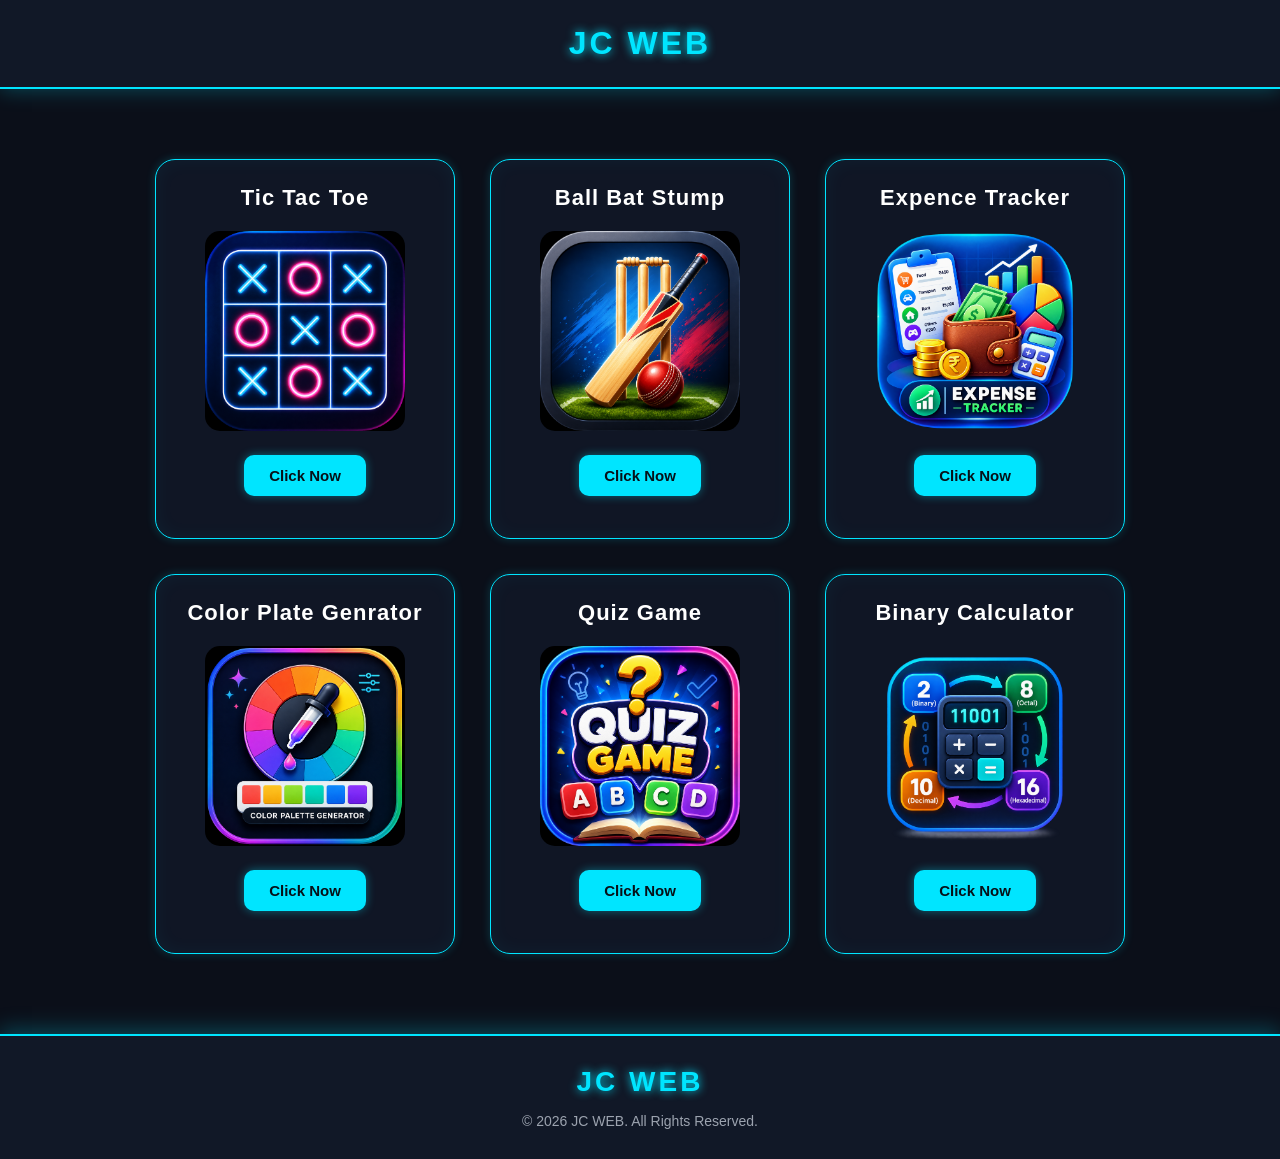
<file: index.html>
<!DOCTYPE html>
<html lang="en">
<head>
  <meta charset="UTF-8">
  <meta name="viewport" content="width=device-width, initial-scale=1.0">
  <title>JC Web </title>
  <link rel="stylesheet" href="css/style.css">
</head>
<body>
  <div class="first">
    <h2>JC WEB</h2>
  </div>

  <div class="cont">
     <div class="games">
      <div class="game1">
        <h5>Tic Tac Toe</h5>
        <img src="img/tic-tac-toe.png" alt="tic-tac-toe"><br>
        <button><a href="tic tac toe/index.html">Click Now</a></button>
      </div>
       <div class="game1">
        <h5>Ball Bat Stump</h5>
        <img src="img/ball-bat-stump.png" alt="ball-bat-stump"><br>
        <button><a href="ball-bat-stump/imp2.html">Click Now</a></button>
      </div>
      <div class="game1">
        <h5>Expence Tracker</h5>
        <img src="img/expen.png" alt="expence-tracker"><br>
        <button><a href="expence tracker/index.html">Click Now</a></button>
      </div>
      <div class="game1">
        <h5>Color Plate Genrator</h5>
        <img src="img/color.png" alt="color-plate-genrator"><br>
        <button><a href="color_plate_genrater/index.html">Click Now</a></button>
      </div>
       <div class="game1">
        <h5>Quiz Game</h5>
        <img src="img/quiz.png" alt="quiz"><br>
        <button><a href="quiz game/index.html">Click Now</a></button>
      </div>
       <div class="game1">
        <h5>Binary Calculator</h5>
        <img src="img/binary.png" alt="binary"><br>
        <button><a href="binary calculator/index.html">Click Now</a></button>
      </div>
    </div>
  </div>
  
<footer class="footer">
    <div class="footer-content">
        <h2>JC WEB</h2>
        <p class="copyright">
            © 2026 JC WEB. All Rights Reserved.
        </p>
    </div>
</footer>


</body>
</html>
</file>
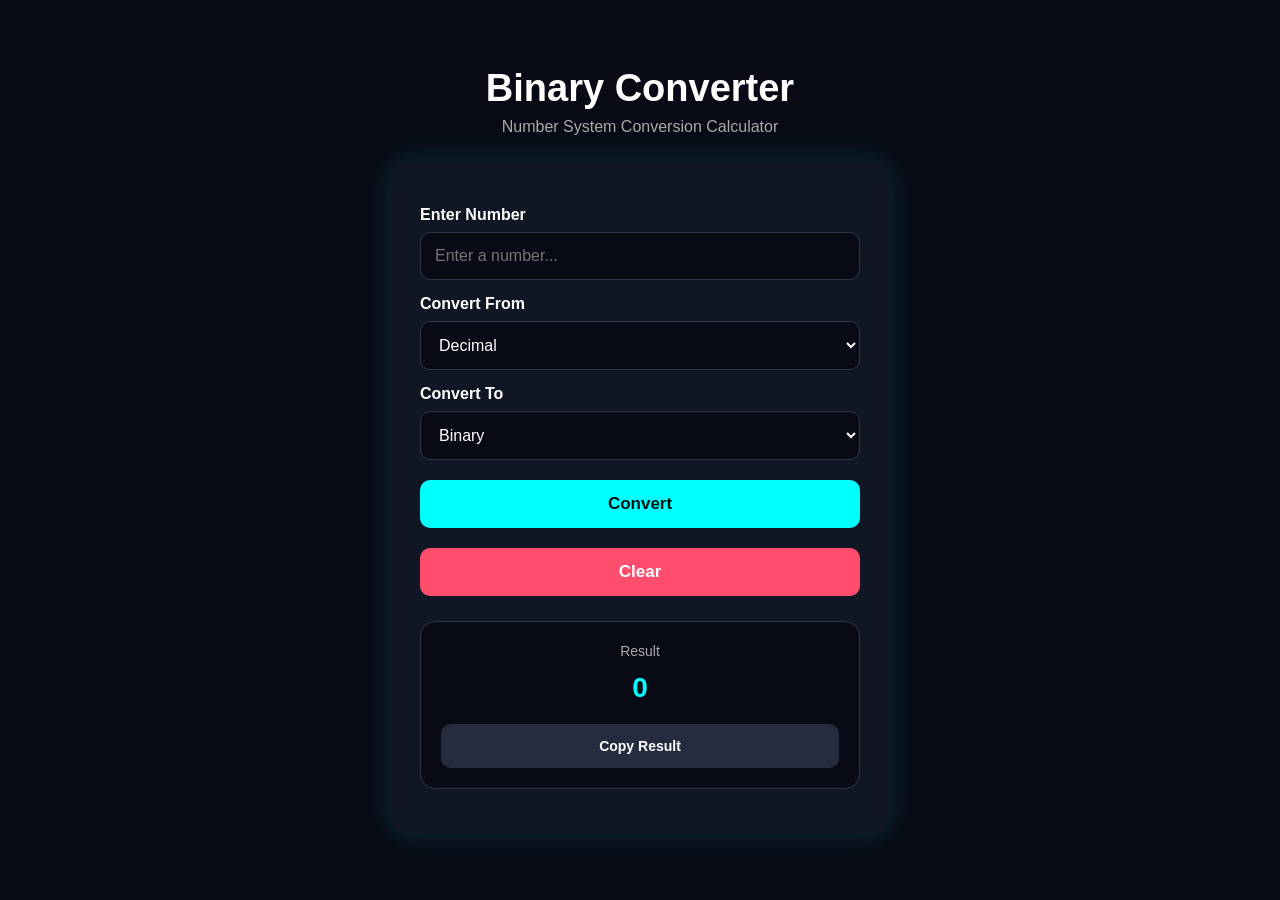
<file: binary calculator/index.html>
<!DOCTYPE html>
<html lang="en">
<head>
    <meta charset="UTF-8">
    <meta name="viewport" content="width=device-width, initial-scale=1.0">

    <title>Binary Converter Calculator</title>

    <link rel="stylesheet" href="style.css">
</head>

<body>

    <div class="container">

        <h1>Binary Converter</h1>
        <p class="subtitle">Number System Conversion Calculator</p>

        <div class="calculator">

            <label for="number">Enter Number</label>

            <input
                type="text"
                id="number"
                placeholder="Enter a number..."
            >

            <label for="fromBase">Convert From</label>

            <select id="fromBase">
                <option value="10">Decimal</option>
                <option value="2">Binary</option>
                <option value="8">Octal</option>
                <option value="16">Hexadecimal</option>
            </select>

            <label for="toBase">Convert To</label>

            <select id="toBase">
                <option value="2">Binary</option>
                <option value="10">Decimal</option>
                <option value="8">Octal</option>
                <option value="16">Hexadecimal</option>
            </select>

            <button onclick="convertNumber()">
                Convert
            </button>

            <button class="clear-btn" onclick="clearAll()">
                Clear
            </button>

            <div class="result-box">
                <span>Result</span>

                <div id="result">
                    0
                </div>

                <button class="copy-btn" onclick="copyResult()">
                    Copy Result
                </button>
            </div>

            <p id="error"></p>

        </div>

    </div>

    <script src="script.js"></script>

</body>
</html>
</file>
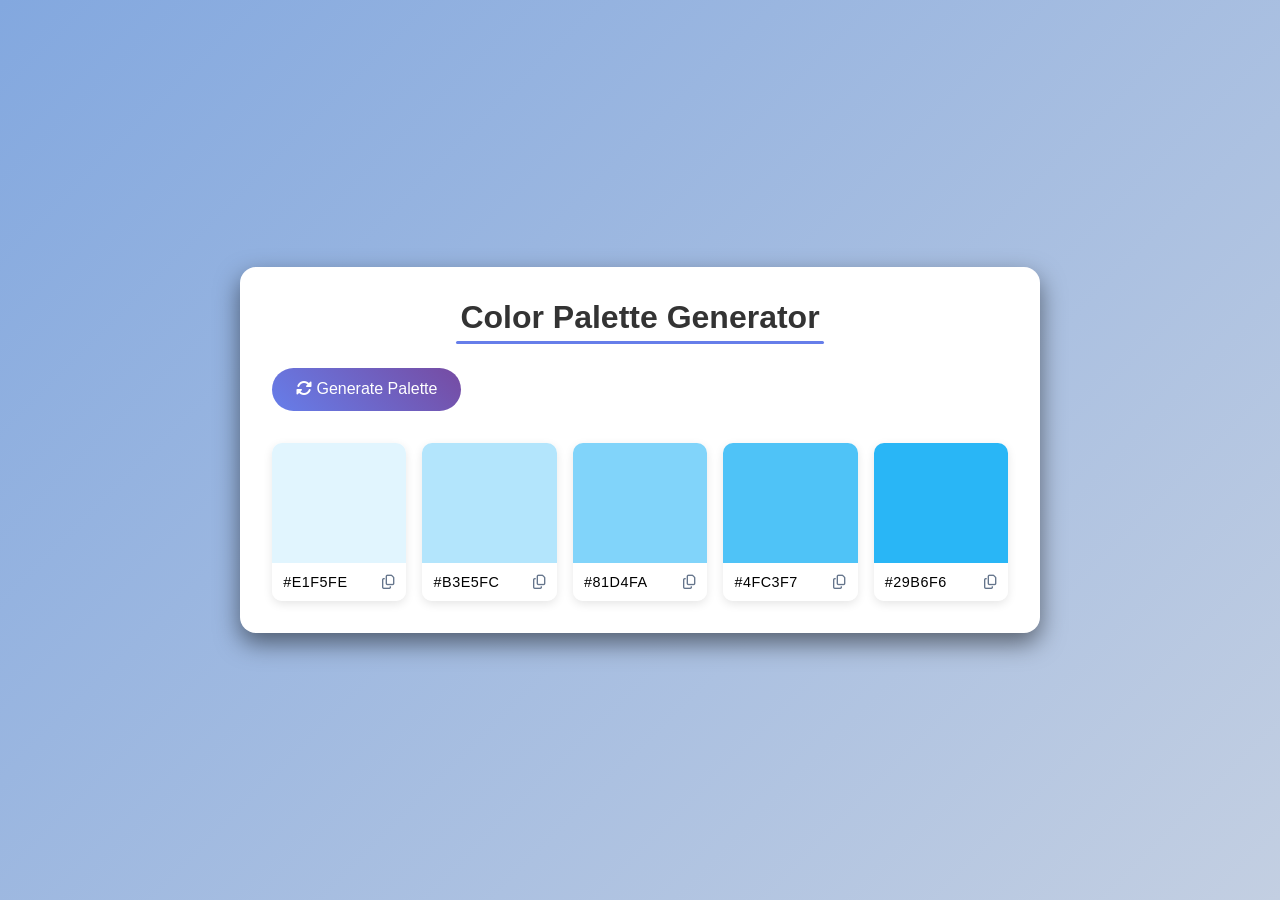
<file: color_plate_genrater/index.html>
<!DOCTYPE html>
<html lang="en">
<head>
  <meta charset="UTF-8">
  <meta name="viewport" content="width=device-width, initial-scale=1.0">
  <title>Color Palette Generator</title>
 <link
      rel="stylesheet"
      href="https://cdnjs.cloudflare.com/ajax/libs/font-awesome/6.7.2/css/all.min.css"
      integrity="sha512-Evv84Mr4kqVGRNSgIGL/F/aIDqQb7xQ2vcrdIwxfjThSH8CSR7PBEakCr51Ck+w+/U6swU2Im1vVX0SVk9ABhg=="
      crossorigin="anonymous"
      referrerpolicy="no-referrer"
    />
  <link rel="stylesheet" href="style.css">
</head>
<body>
  <div class="container">
    <h1>Color Palette Generator</h1>
    <button id="generate-btn">
     <i class="fas fa-sync-alt"></i>
      Generate Palette
    </button>
    <div class="palette-container">
       <!-- COLOR BOX 1 -->
        <div class="color-box">
          <div class="color" style="background-color: #e1f5fe"></div>
          <div class="color-info">
            <span class="hex-value">#E1F5FE</span>
            <i class="far fa-copy copy-btn" title="Copy to clipboard"></i>
          </div>
        </div>
        <!-- COLOR BOX 2 -->
        <div class="color-box">
          <div class="color" style="background-color: #b3e5fc"></div>
          <div class="color-info">
            <span class="hex-value">#B3E5FC</span>
            <i class="far fa-copy copy-btn" title="Copy to clipboard"></i>
          </div>
        </div>
        <!-- COLOR BOX 3 -->
        <div class="color-box">
          <div class="color" style="background-color: #81d4fa"></div>
          <div class="color-info">
            <span class="hex-value">#81D4FA</span>
            <i class="far fa-copy copy-btn" title="Copy to clipboard"></i>
          </div>
        </div>
        <!-- COLOR BOX 4 -->
        <div class="color-box">
          <div class="color" style="background-color: #4fc3f7"></div>
          <div class="color-info">
            <span class="hex-value">#4FC3F7</span>
            <i class="far fa-copy copy-btn" title="Copy to clipboard"></i>
          </div>
        </div>
        <!-- COLOR BOX 5 -->
        <div class="color-box">
          <div class="color" style="background-color: #29b6f6"></div>
          <div class="color-info">
            <span class="hex-value">#29B6F6</span>
            <i class="far fa-copy copy-btn" title="Copy to clipboard"></i>
          </div>
        </div>
    </div>

  </div>
  <script src="script.js"></script>
</body>
</html>
</file>
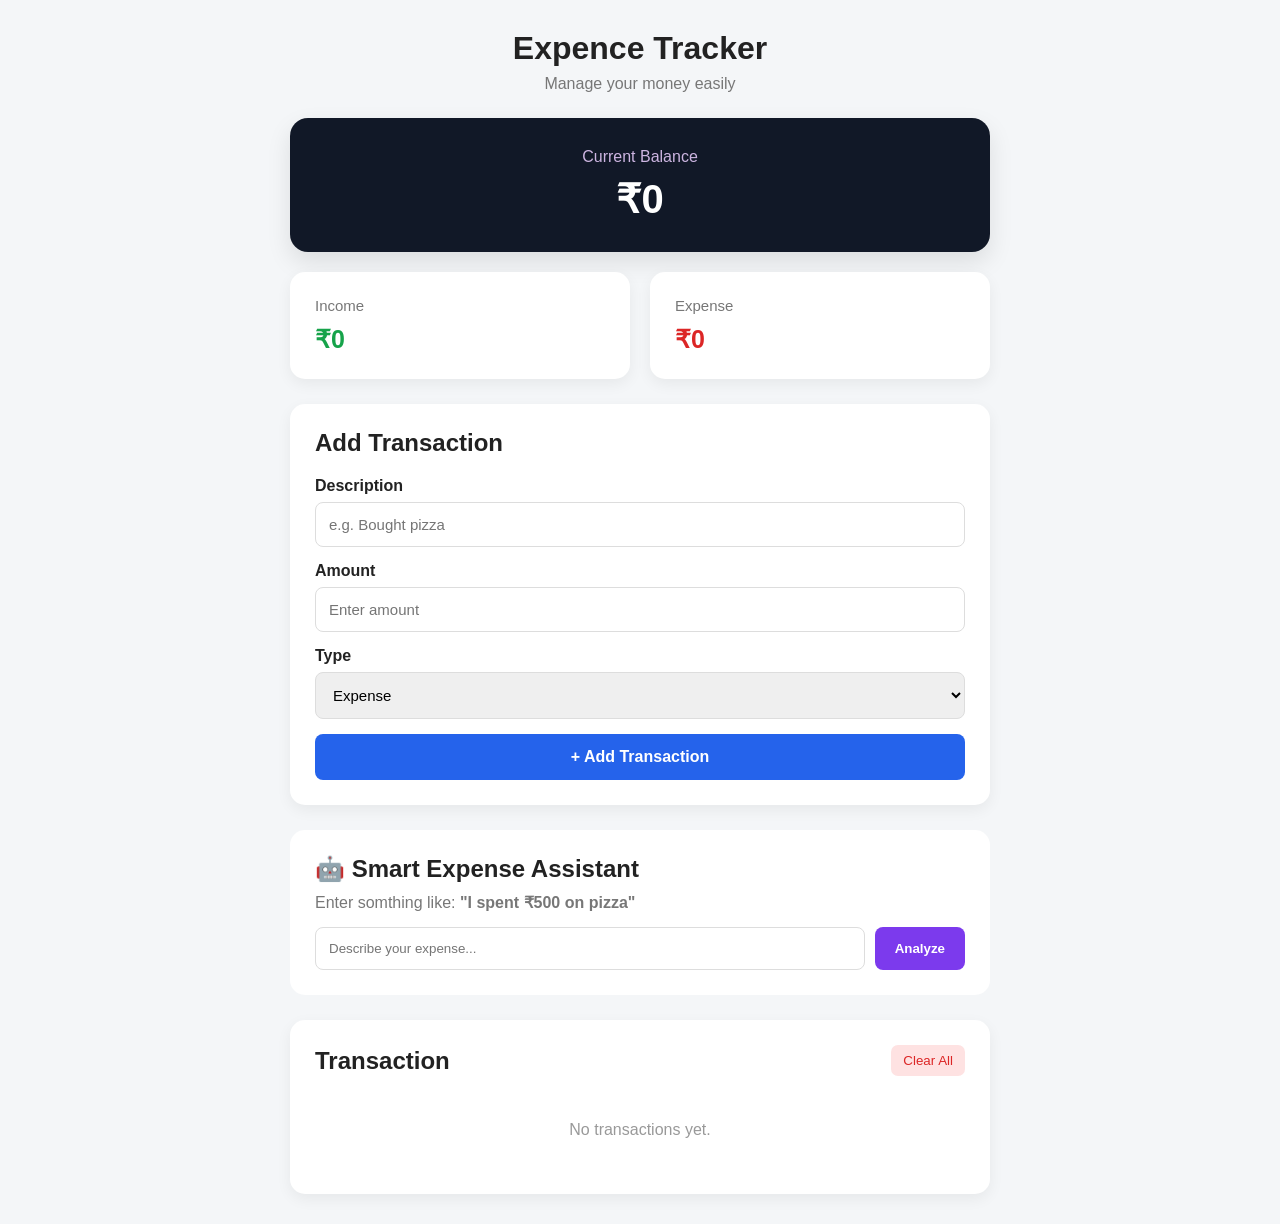
<file: expence tracker/index.html>
<!doctype html>
<html lang="en">
  <head>
    <meta charset="UTF-8" />
    <meta name="viewport" content="width=device-width, initial-scale=1.0" />
    <title>Expence Tracker</title>
    <link rel="stylesheet" href="style.css">
  </head>
  <body>
    <div class="container">

      <!-- header -->
       <header>
        <h1>Expence Tracker</h1>
        <p>Manage your money easily</p>
       </header>

       <!-- Balance -->
        <section class="balance-card">
          <p>Current Balance</p>
          <h2 id="balance">₹0</h2>
        </section>

        <!-- Income & Expense -->
         <section class="summary">
          <div class="summary-card income">
            <span>Income</span>
            <h2 id="income">₹0</h2>
          </div>
          <div class="summary-card expense">
            <span>Expense</span>
            <h2 id="expense">₹0</h2>
          </div>
         </section>

          <!-- Add Transaction -->
           <section class="form-section">
            <h2>Add Transaction</h2>
            <form id="transactionForm">
              <div class="input-group">
                <label>Description</label>

                <input type="text" id="description" placeholder="e.g. Bought pizza" required>
              </div>
              <div class="input-group">
                <label>Amount</label>
                <input type="number" id="amount" placeholder="Enter amount" min="1" required>
              </div>
              <div class="input-group">
                <label>Type</label>
                <select id="type">
                  <option value="expense">Expense</option>
                  <option value="income">Income</option>
                </select>
              </div>
               <button type="submit">
                    + Add Transaction
                </button>
            </form>
           </section>
           

         <!-- AI Assistant -->
          
         <section class="ai-section">
          <h2>🤖 Smart Expense Assistant</h2>
          <p>
            Enter somthing like:
            <b>"I spent ₹500 on pizza"</b>
          </p>
          <div class="ai-input">
            <input type="text" id="aiInput" placeholder="Describe your expense...">
            <button id="analyzeBtn">Analyze</button>
          </div>
          <div id="aiResult"></div>
         </section>

         <!-- Transactions -->

         <section class="transactions">
          <div class="transaction-header">
            <h2>Transaction</h2>
            <button class="clear-btn" id="clearAll">Clear All</button>
          </div>
           <ul id="transactionList">

                <!-- Transactions will appear here -->

            </ul>
         </section>
    </div>
    <script src="script.js"></script>
  </body>
</html>
</file>
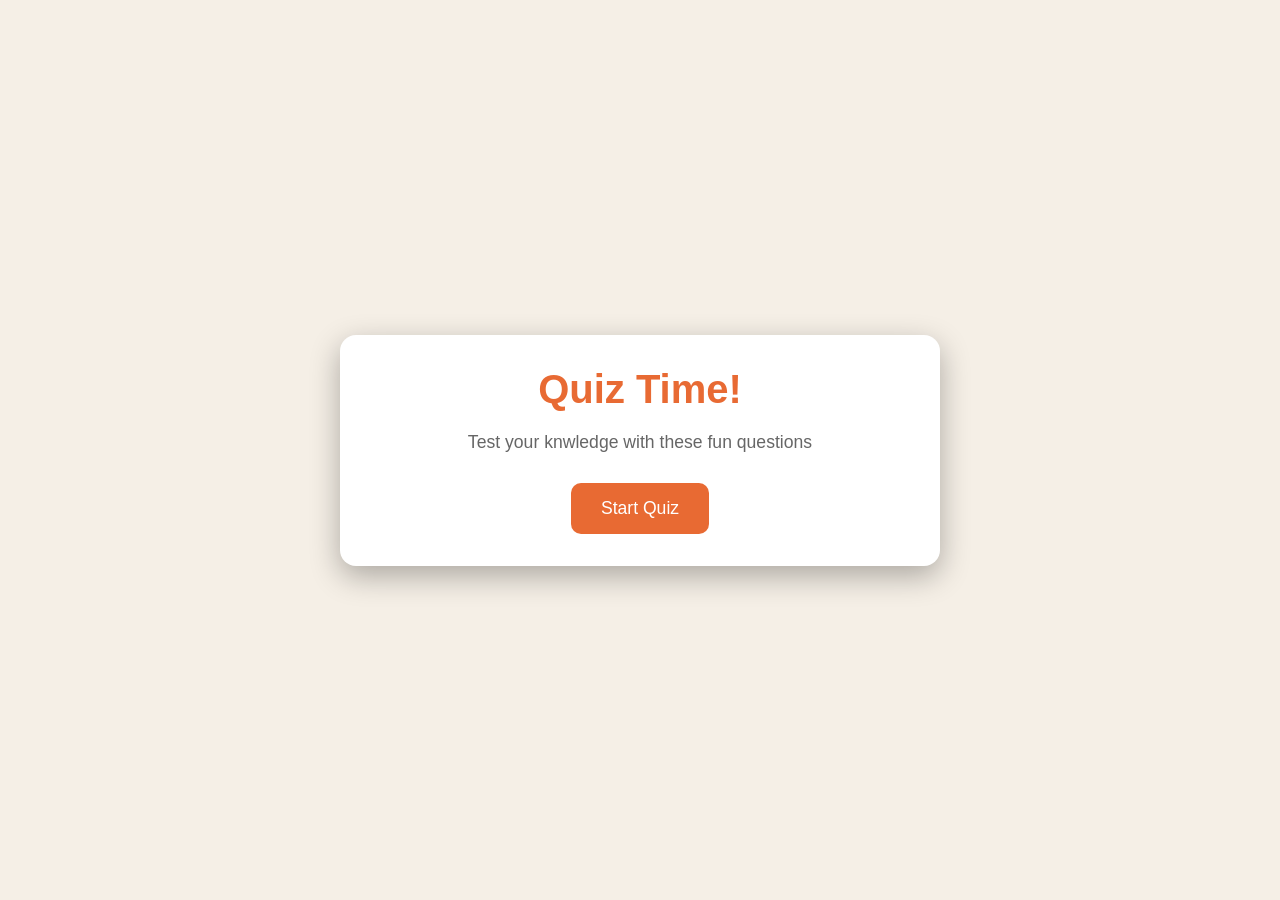
<file: quiz game/index.html>
<!DOCTYPE html>
<html lang="en">
<head>
  <meta charset="UTF-8">
  <meta name="viewport" content="width=device-width, initial-scale=1.0">
  <title>Quiz Game</title>
  <link rel="stylesheet" href="style.css">
</head>
<body>
  <div class="container">
    <div class="screen active" id="start-screen">
      <h1>Quiz Time!</h1>
      <p>Test your knwledge with these fun questions</p>
      <button id="start-btn">Start Quiz</button>
    </div>
    <div class="screen" id="quiz-screen">
      <div class="quiz-header">
        <h2 id="question-text">Question goes here</h2>
        <div class="quiz-info">
         <p> Question <span id="current-question">1</span> of <span id="total-questions">5</span></p>
        <p>Score: <span id="score">0</span></p>
        </div>
      </div>
      <div class="answer-container" id="answer-container">
        <!-- answer button -->
      </div>
      <div class="progress-bar">
        <div class="progress" id="progress"></div>
      </div>
    </div>
    <div id="result-screen" class="screen">
      <h1>Quiz Results</h1>
      <div class="result-info">
        <p>You scored <span id="final-score">0</span> out of <span id="max-score">5</span></p>
        <div id="result-message">Good Job!</div>
      </div>
      <button id="restart-btn">Restart Quiz</button>
    </div>
  </div>
  <script src="script.js"></script>
</body>
</html>
</file>
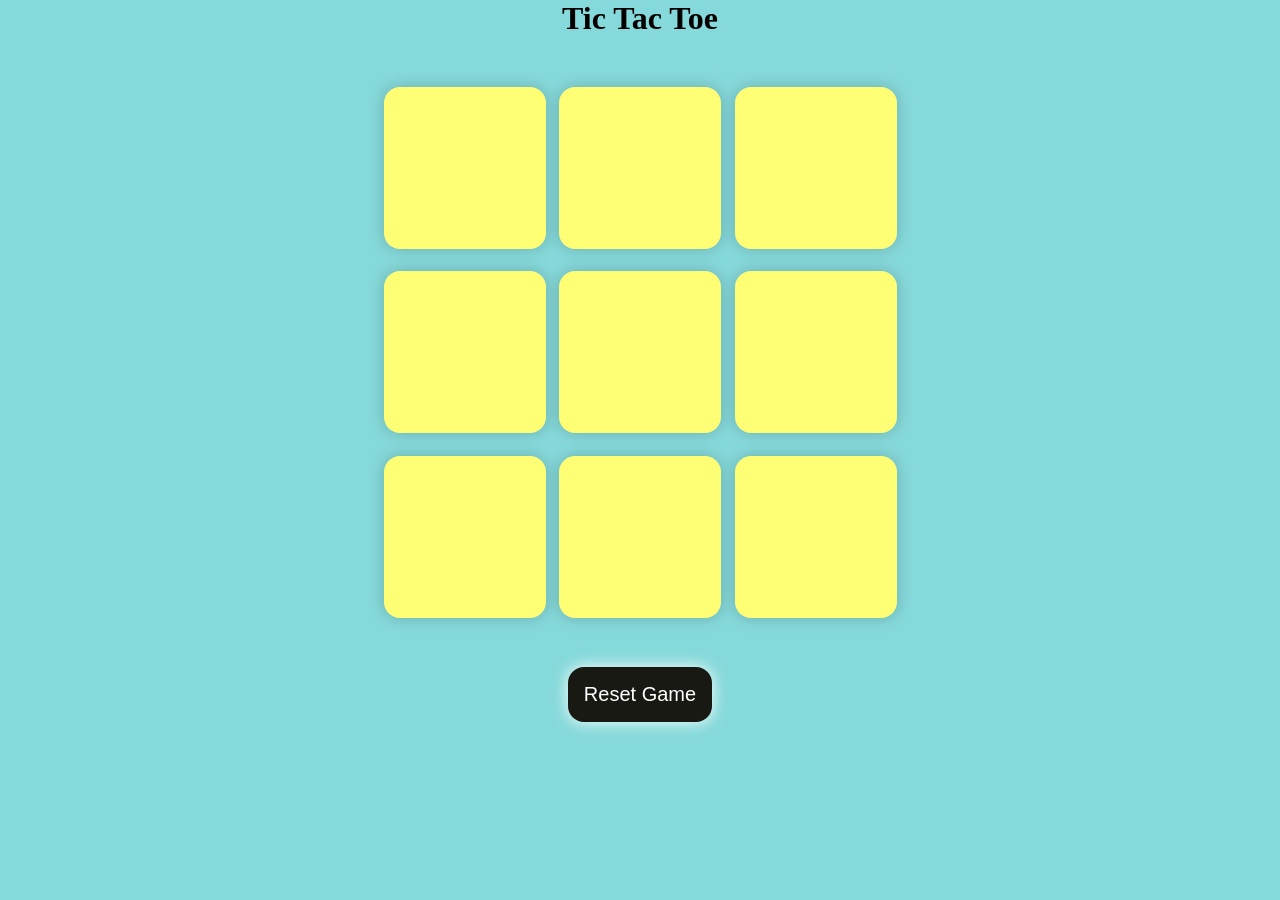
<file: tic tac toe/index.html>
<!DOCTYPE html>
<html lang="en">
<head>
    <meta charset="UTF-8">
    <meta name="viewport" content="width=device-width, initial-scale=1.0">
    <title>Tic Tac Toe</title>
    <link rel="stylesheet" href="style.css">
</head>
<body>
    <div class="msg-container hide">
        <p id="msg">Winner</p>
         <button id="new-btn">New Game</button>
    </div>
<main>
    <h1>Tic Tac Toe</h1>
    <div class="container">
         <div class="game">
    <button class="box"></button>
    <button class="box"></button>
    <button class="box"></button>
    <button class="box"></button>
    <button class="box"></button>
    <button class="box"></button>
    <button class="box"></button>
    <button class="box"></button>
    <button class="box"></button>
  </div>
    </div>
 <button id="reset-btn">Reset Game</button>
</main>
    

    <script src="script.js"></script>
</body>
</html>
</file>
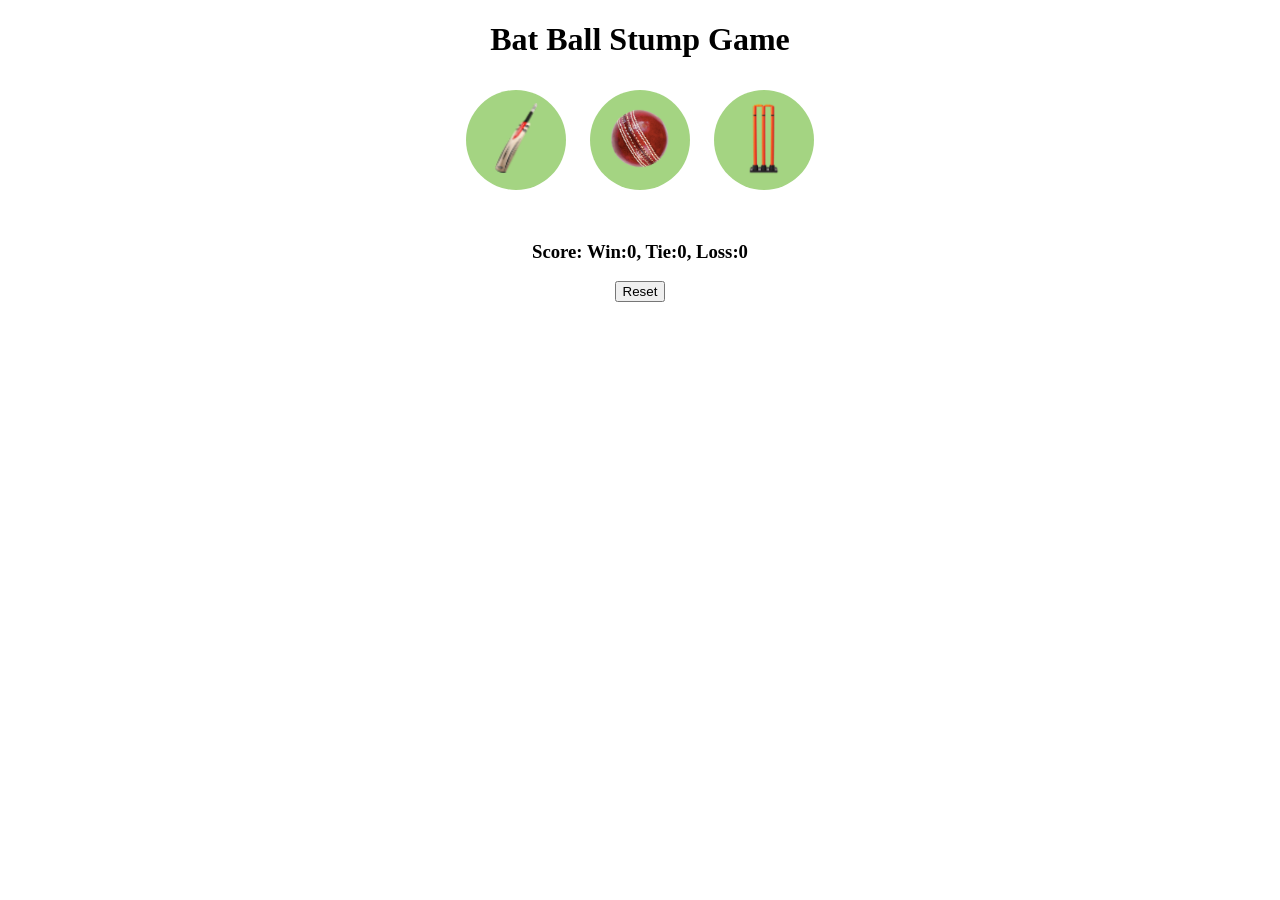
<file: ball-bat-stump/imp2.html>
<!doctype html>
<html lang="en">
  <head>
    <meta charset="UTF-8" />
    <meta name="viewport" content="width=device-width, initial-scale=1.0" />
    <title>Bat-Ball-Stump</title>
    <link rel="stylesheet" href="imp2.css">
  </head>
  <body>
    <main>
      <div>
        <h1>Bat Ball Stump Game</h1>
        <div class="button">
          <button class="choice-button"
            onclick="
              let computerChoice = genrateComputerChoice();
              let resultMsg = getResult('Bat', computerChoice);
              showResult('Bat', computerChoice, resultMsg);
            "
          >
            <img src="bat.png" alt="Bat Image" class="choice-image" />
          </button>
          <button class="choice-button"
            onclick="
              computerChoice = genrateComputerChoice();
              resultMsg = getResult('Ball', computerChoice);
              showResult('Ball', computerChoice, resultMsg);
            "
          >
            <img src="ball.png" alt="Ball Image" class="choice-image" />
          </button>
          <button class="choice-button"
            onclick="
              computerChoice = genrateComputerChoice();
              resultMsg = getResult('Stump', computerChoice);
              showResult('Stump', computerChoice, resultMsg);
            "
          >
            <img src="stump.png" alt="Stump Image" class="choice-image" />
          </button>
        </div>
        <h3 id="user-move"></h3>
        <h3 id="computer-move"></h3>
        <h3 id="result"></h3>
        <h3 id="score"></h3>
      </div>
      <button class="reset-button"
        onclick="
          localStorage.clear();
          resetScore();
        "
      >
        Reset
      </button>
    </main>
    <script>
      let scoreStr = localStorage.getItem("score");
      let score;
      resetScore(scoreStr);
      function resetScore(scoreStr) {
        score = scoreStr
          ? JSON.parse(scoreStr)
          : {
              win: 0,
              tie: 0,
              loss: 0,
            };
        score.displayScore = function () {
          return `Score: Win:${score.win}, Tie:${score.tie}, Loss:${score.loss}`;
        };
        showResult();
      }

      function genrateComputerChoice() {
        let choice;
        let randomNumber = Math.random() * 3;
        if (randomNumber > 0 && randomNumber <= 1) {
          return "Bat";
        } else if (randomNumber > 1 && randomNumber <= 2) {
          return "Ball";
        } else {
          return "Stump";
        }
      }

      function getResult(userMove, computerMove) {
        if (userMove === "Bat") {
          if (computerMove === "Ball") {
            score.win++;
            return "User won...!!!";
          } else if (computerMove === "Bat") {
            score.tie++;
            return `It's a Tie...!!!`;
          } else if (computerMove === "Stump") {
            score.loss++;
            return "Computer has won...!!!";
          }
        } else if (userMove === "Ball") {
          if (computerMove === "Stump") {
            score.win++;
            return "User won...!!!";
          } else if (computerMove === "Ball") {
            score.tie++;
            return `It's a Tie...!!!`;
          } else if (computerMove === "Bat") {
            score.loss++;
            return "Computer has won...!!!";
          }
        } else if (userMove === "Stump") {
          if (computerMove === "Bat") {
            score.win++;
            return "User won...!!!";
          } else if (computerMove === "Stump") {
            score.tie++;
            return `It's a Tie...!!!`;
          } else if (computerMove === "Ball") {
            score.loss++;
            return "Computer has won...!!!";
          }
        }
      }

      function showResult(userMove, computerMove, result) {
        localStorage.setItem("score", JSON.stringify(score));
        document.querySelector("#user-move").innerText = userMove
          ? `You chosen ${userMove}.`
          : "";
        document.querySelector("#computer-move").innerText = computerMove
          ? `\nComputer Choice is ${computerMove}`
          : "";
        document.querySelector("#result").innerText = result || "";
        document.querySelector("#score").innerText =
          `\n${score.displayScore()}`;
      }
    </script>
  </body>
</html>
</file>
<file: css/style.css>
/* =========================
   RESET
========================= */
* {
    margin: 0;
    padding: 0;
    box-sizing: border-box;
}

body {
    font-family: Arial, sans-serif;
    background: #0b0f19;
    color: white;
    min-height: 100vh;
}


/* =========================
   HEADER
========================= */
.first {
    width: 100%;
    padding: 25px 20px;
    text-align: center;

    background: #111827;
    border-bottom: 2px solid #00e5ff;

    box-shadow: 0 0 20px rgba(0, 229, 255, 0.3);
}

.first h2 {
    font-size: 32px;
    letter-spacing: 3px;
    color: #00e5ff;
    text-shadow: 0 0 10px #00e5ff;
}


/* =========================
   MAIN CONTAINER
========================= */
.cont {
    width: 100%;
    max-width: 1100px;
    margin: 50px auto;
    padding: 20px;
}


/* =========================
   GAMES CONTAINER
========================= */
.games {
    display: flex;
    justify-content: center;
    align-items: stretch;
    gap: 35px;
    flex-wrap: wrap;
}


/* =========================
   GAME CARDS
========================= */
.game1{
    width: 300px;
    min-height: 380px;

    padding: 25px;

    text-align: center;

    background: rgba(17, 24, 39, 0.9);

    border: 1px solid #00e5ff;
    border-radius: 20px;

    box-shadow:
        0 0 10px rgba(0, 229, 255, 0.2),
        inset 0 0 20px rgba(0, 229, 255, 0.05);

    transition: 0.3s ease;
}


/* Card Hover */
.game1:hover {
    transform: translateY(-10px);

    box-shadow:
        0 0 20px rgba(0, 229, 255, 0.5),
        0 0 50px rgba(0, 229, 255, 0.2);
}


/* =========================
   GAME TITLE
========================= */
.game1 h5{
    font-size: 22px;
    margin-bottom: 20px;

    color: #ffffff;

    letter-spacing: 1px;
}


/* =========================
   GAME IMAGE
========================= */
.game1 img {
    width: 200px;
    height: 200px;

    object-fit: contain;

    border-radius: 15px;

    margin-bottom: 20px;

    transition: 0.3s ease;
}


/* Image Hover */
.game1:hover img {
    transform: scale(1.05);
}


/* =========================
   BUTTON
========================= */
button {
    border: none;
    outline: none;

    padding: 12px 25px;

    border-radius: 10px;

    background: #00e5ff;

    cursor: pointer;

    transition: 0.3s ease;

    box-shadow: 0 0 10px rgba(0, 229, 255, 0.4);
}


/* Button Hover */
button:hover {
    transform: scale(1.05);

    background: #00bcd4;

    box-shadow:
        0 0 15px #00e5ff,
        0 0 30px rgba(0, 229, 255, 0.5);
}


/* =========================
   LINK
========================= */
button a {
    text-decoration: none;

    color: #061018;

    font-size: 15px;
    font-weight: bold;
}


/* =========================
   MOBILE RESPONSIVE
========================= */
@media (max-width: 700px) {

    .first {
        padding: 20px;
    }

    .first h2 {
        font-size: 26px;
    }

    .cont {
        margin-top: 30px;
        padding: 15px;
    }

    .games {
        flex-direction: column;
        align-items: center;
        gap: 25px;
    }

    .game1{
        width: 90%;
        max-width: 330px;
    }

    .game1 img{
        width: 180px;
        height: 180px;
    }
}

/* =========================
   FOOTER
========================= */

.footer {
    width: 100%;
    margin-top: 60px;
    padding: 30px 20px;

    background: #111827;

    text-align: center;

    border-top: 2px solid #00e5ff;

    box-shadow: 0 -5px 20px rgba(0, 229, 255, 0.25);
}


/* JC WEB */
.footer-content h2 {
    margin: 0 0 15px;

    font-size: 28px;
    letter-spacing: 3px;

    color: #00e5ff;

    text-shadow: 0 0 10px #00e5ff;
}


/* Copyright */
.footer .copyright {
    margin: 0;

    font-size: 14px;

    color: #9ca3af;
}


/* Hover effect */
.footer-content h2:hover {
    text-shadow:
        0 0 10px #00e5ff,
        0 0 20px #00e5ff,
        0 0 30px #00e5ff;

    transition: 0.3s;
}


/* =========================
   MOBILE
========================= */

@media (max-width: 600px) {

    .footer {
        padding: 25px 15px;
        margin-top: 40px;
    }

    .footer-content h2 {
        font-size: 24px;
    }

    .footer .copyright {
        font-size: 12px;
    }
}
</file>
<file: binary calculator/style.css>
* {
    margin: 0;
    padding: 0;
    box-sizing: border-box;
    font-family: Arial, sans-serif;
}

body {
    min-height: 100vh;
    display: flex;
    justify-content: center;
    align-items: center;

    background: #080b16;
    color: white;

    padding: 20px;
}

.container {
    width: 100%;
    max-width: 500px;

    text-align: center;
}

h1 {
    font-size: 38px;
    margin-bottom: 8px;
}

.subtitle {
    color: #aaa;
    margin-bottom: 25px;
}

.calculator {
    background: #111625;

    padding: 30px;

    border-radius: 20px;

    box-shadow:
        0 0 30px rgba(0, 255, 255, 0.15);
}

label {
    display: block;

    text-align: left;

    margin-top: 15px;
    margin-bottom: 8px;

    font-weight: bold;
}

input,
select {
    width: 100%;

    padding: 14px;

    border: 1px solid #30374d;

    border-radius: 10px;

    background: #080b16;

    color: white;

    font-size: 16px;

    outline: none;
}

input:focus,
select:focus {
    border-color: #00ffff;
}

button {
    width: 100%;

    margin-top: 20px;

    padding: 14px;

    border: none;

    border-radius: 10px;

    background: #00ffff;

    color: #001010;

    font-size: 17px;

    font-weight: bold;

    cursor: pointer;

    transition: 0.3s;
}

button:hover {
    transform: translateY(-2px);

    box-shadow:
        0 0 15px rgba(0, 255, 255, 0.5);
}

.clear-btn {
    background: #ff4d6d;
    color: white;
}

.result-box {
    margin-top: 25px;

    padding: 20px;

    background: #080b16;

    border-radius: 15px;

    border: 1px solid #30374d;
}

.result-box span {
    color: #aaa;

    font-size: 14px;
}

#result {
    margin-top: 12px;

    font-size: 28px;

    font-weight: bold;

    color: #00ffff;

    word-break: break-all;
}

.copy-btn {
    background: #252c40;

    color: white;

    font-size: 14px;
}

#error {
    margin-top: 15px;

    color: #ff4d6d;

    font-weight: bold;
}

@media (max-width: 500px) {

    h1 {
        font-size: 30px;
    }

    .calculator {
        padding: 20px;
    }
}
</file>
<file: color_plate_genrater/style.css>
*{
  margin: 0;
  padding: 0;
  box-sizing: border-box;
  font-family: sans-serif;
}
body{
  background: linear-gradient(135deg, #83a8df, #c3cfe2);
  min-height: 100vh;
  display: flex;
  align-items: center;
  justify-content: center;
  padding: 20px;
}
.container{
  background-color: #fff;
  border-radius: 1rem;
  padding: 2rem;
  width: 100%;
  max-width: 800px;
  box-shadow: 0 10px 25px rgba(0,0,0,0.5);
}
h1{
  text-align: center;
  margin-bottom: 1.5rem;
  color: #333;
  position: relative;
  padding-bottom: 0.5rem;
}
h1::after{
  content: "";
  position: absolute;
  bottom: 0;
  left: 50%;
  transform: translateX(-50%);
  width: 50%;
  height: 3px;
  background-color: #667eea;
  border-radius: 2px;
}
#generate-btn{
  background:linear-gradient(45deg, #667eea, #764ba2);
  color: white;
  border: none;
  padding: 0.8rem 1.5rem;
  border-radius: 50px;
  cursor: pointer;
  font-weight: 500;
  margin-bottom: 2rem;
  font-size: 1rem;
}
#generate-btn:hover{
  transform: translateY(-2px);
  box-shadow: 0 6px 10px rgba(102,126,234,0.3);
}
#generate-btn:active{
  transform: translateY(0);
}
.palette-container{
  display: grid;
  gap: 1rem;
  grid-template-columns: repeat(auto-fit, minmax(130px, 1fr));
}
.color-box{
  border-radius: 10px;
  overflow: hidden;
  box-shadow: 0 3px 10px rgba(0,0,0,0.1);
  transition: transform 0.2s;
}
.color-box:hover{
  transform: translateY(-5px);
}
.color{
  height: 120px;
  cursor: pointer;
}
.color-info{
  background-color: #fff;
  padding: 0.7rem;
  display: flex;
  align-items: center;
  justify-content: space-between;
  font-size: 0.9rem;
}
.hex-value{
  font-weight: 500;
  letter-spacing: 0.5px;
}
.copy-btn{
  cursor: pointer;
  color: #64748b;
  transition: color 0.2s;
}
.copy-btn:hover{
  color: #667eea;
}

@media(max-width:768px){
  .palette-container{
    grid-template-columns: repeat(auto-fit, minmax(100px, 1fr));
  }
}
</file>
<file: expence tracker/style.css>
*{
  margin: 0;
  padding: 0;
  box-sizing: border-box;
}

body{
   font-family: Arial, Helvetica, sans-serif;
  background: #f4f6f8;
  color:#222;
  min-height: 100vh;
  padding: 30px 15px;
}

.container{
  width: 100%;
  max-width: 700px;
  margin:auto;
}

/* header */
header{
  text-align: center;
  margin-bottom: 25px;
}
header h1{
  font-size: 32px;
  margin-bottom: 8px;
}
header p{
  color:#777;
}
/* balance */
.balance-card{
  background:#111827;
  color:white;
  padding: 30px;
  border-radius: 18px;
  text-align: center;
  margin-bottom: 20px;
  box-shadow: 0 10px 25px rgba(0, 0, 0, 0.1);
}
.balance-card p{
  color: #cdb5e1;
  margin-bottom: 10px;
}
.balance-card h2{
  font-size: 40px;
}


/* Summary */

.summary{
  display: grid;
  grid-template-columns: 1fr 1fr;
  gap: 20px;
  margin-bottom: 25px;
}

.summary-card{
  background: white;
  padding: 25px;
  border-radius: 15px;
  box-shadow: 0 5px 15px rgba(0,0,0,0.06);
}
.summary-card span{
  color: #777;
  font-size: 15px;
}
.summary-card h2{
  margin-top: 10px;
  font-size: 25px;
}
.income h2{
  color:#16a34a
}
.expense h2{
  color: #dc2626;
}

/* Form */

.form-section{
  background:white ;
  padding: 25px;
  border-radius: 15px;
  margin-bottom: 25px;
  box-shadow: 0 5px 15px rgba(0,0,0,0.06);
}
.form-section h2{
  margin-bottom: 20px;
}
.input-group{
  margin-bottom: 15px;
}
.input-group label{
  display: block;
  font-weight: bold;
  margin-bottom: 7px;
}
.input-group input,
.input-group select{
  width: 100%;
  padding: 13px;
  border:1px solid #ddd;
  border-radius: 8px;
  font-size: 15px;
  outline: none;
}
.input-group input:focus,
.input-group select:focus{
  border-color: #2563eb;
}
.form-section button{
  width: 100%;
  padding: 14px;
  border: none;
  border-radius: 8px;
  background:#2563eb;
  color: white;
  font-size: 16px;
  font-weight: bold;
  cursor: pointer;
}
.form-section button:hover {
    background: #1d4ed8;
}

/* AI */
.ai-section{
  background: white;
  padding: 25px;
  border-radius: 15px;
  margin-bottom: 25px;
  box-shadow: o 5px 15px rgba(0,0,0,0.06);
}
.ai-section h2{
  margin-bottom: 10px;
}
.ai-section p{
  color: #777;
  margin-bottom:15px;
}
.ai-input{
  display: flex;
  gap: 10px;
}
.ai-input input{
  flex:1;
  padding: 13px;
  border: 1px solid #ddd;
  border-radius: 8px;
  outline:none;
}
.ai-input button{
  padding: 13px 20px;
  border: none;
  border-radius: 8px;
  background: #7c3aed;
  color: white;
  cursor: pointer;
  font-weight: bold;
}
.ai-input button:hover {
    background: #6d28d9;
}
#aiResult {
    margin-top: 15px;

    padding: 15px;

    border-radius: 8px;

    background: #f5f3ff;

    display: none;
}



/* Transactions */

.transactions {
    background: white;

    padding: 25px;

    border-radius: 15px;

    box-shadow: 0 5px 15px rgba(0, 0, 0, 0.06);
}


.transaction-header {
    display: flex;

    justify-content: space-between;

    align-items: center;

    margin-bottom: 15px;
}


.clear-btn {
    border: none;

    background: #fee2e2;

    color: #dc2626;

    padding: 8px 12px;

    border-radius: 7px;

    cursor: pointer;
}


#transactionList {
    list-style: none;
}


.transaction {
    display: flex;

    justify-content: space-between;

    align-items: center;

    padding: 15px;

    border-bottom: 1px solid #eee;
}


.transaction:last-child {
    border-bottom: none;
}


.transaction-info {
    display: flex;

    flex-direction: column;

    gap: 5px;
}


.transaction-name {
    font-weight: bold;
}


.transaction-category {
    font-size: 12px;

    color: #777;
}


.transaction-right {
    display: flex;

    align-items: center;

    gap: 15px;
}


.transaction-amount {
    font-weight: bold;
}


.transaction.income .transaction-amount {
    color: #16a34a;
}


.transaction.expense .transaction-amount {
    color: #dc2626;
}


.delete-btn {
    border: none;

    background: #fee2e2;

    color: #dc2626;

    width: 32px;

    height: 32px;

    border-radius: 7px;

    cursor: pointer;

    font-size: 16px;
}


.empty {
    text-align: center;

    color: #999;

    padding: 30px;
}


/* Mobile */

@media (max-width: 600px) {

    body {
        padding: 20px 10px;
    }


    header h1 {
        font-size: 27px;
    }


    .summary {
        grid-template-columns: 1fr;
    }


    .balance-card h2 {
        font-size: 32px;
    }


    .ai-input {
        flex-direction: column;
    }


    .ai-input button {
        width: 100%;
    }


    .transaction {
        gap: 10px;
    }

}
</file>
<file: quiz game/style.css>
*{
  margin: 0;
  padding: 0;
  box-sizing: border-box;
}
body{
  background: #f5efe6;
  display: flex;
  justify-content: center;
  align-items: center;
  min-height: 100vh;
  padding: 1rem;
  font-family: sans-serif;
}
.container{
  background-color:white;
  border-radius: 1rem;
  box-shadow: 0 10px 30px rgb(0,0,0,0.3);
  width: 100%;
  max-width: 600px;
  overflow:hidden;
  position: relative;
}
.screen{
  display: none;
  padding: 2rem;
  text-align: center;
}
.screen.active{
  display: block;
}
#start-screen h1{
  color: #e86a33;
  margin-bottom: 20px;
  font-size: 2.5rem;
}
#start-screen p{
  color: #666;
  margin-bottom: 30px;
  font-size: 1.1rem;
}
.quiz-header{
  margin-bottom: 2rem;
}
#question-text{
  color: #333;
  font-size: 1.5rem;
  margin-bottom: 1rem;
  line-height: 1.4;
}
.quiz-info{
  display: flex;
  justify-content: space-between;
  color: #666;
  font-size: 1rem;
  margin-bottom: 10px;
}
.answer-container{
  display: flex;
  flex-direction: column;
  gap: 10px;
  margin-bottom: 25px;
}
.answer-btn{
  background-color:#f8f0e5;
  color: #333;
  border: 2px solid #eadbc8;
  border-radius: 10px;
  padding: 1rem;
  text-align: left;
  cursor: pointer;
  transition: all 0.3s ease;
}
.answer-btn:hover{
  background-color:#eadbc8;
  border-color:  #dac0ae;
}
.answer-btn.correct{
  background-color: #e6fff0;
  color: #28a745;
  border-color: #a3f0c4;
}
.answer-btn.incorrect{
  background-color: #fff0f0;
  color: #ffbdbd;
  border-color: #dc3545;
}
.progress-bar{
  height: 10px;
  background-color: #f8f0e5;
  border-radius: 5px;
  overflow: hidden;
  margin-top: 20px;
}
.progress{
  height: 100%;
  background-color: #e86a33;
  width: 0%;
  transition: width 0.3s ease;
}
#result-screen h1{
  color: #e86a33;
  margin-bottom: 30px;
}
.result-info{
  background-color:#f8f0e5;
  border-radius: 10px;
  padding: 20px;
  margin-bottom: 30px;
}
.result-info p{
  font-size: 1.2rem;
  color: #333;
  margin-bottom: 1rem;
}
#result-message{
  font-size: 1.5rem;
  font-weight: 600;
  color: #e86a33;
}
button{
  background-color: #e86a33;
  border: none;
  border-radius: 10px;
  color: white;
  padding:15px 30px;
  font-size: 1.1rem;
  cursor: pointer;
  transition:background-color 0.3s ease ;
}
button:hover{
  background-color: #d45b28;
}
@media(max-width:500px){
  .screen{
    padding: 1rem;
  }
  #start-screen h1{
    font-size: 2rem;
  }
  
}
</file>
<file: tic tac toe/style.css>
* {
    margin: 0;
    padding: 0;
}

body {
    background-color: #86d9da;
    text-align: center;
}

.container {
    height: 70vh;
     display: flex;
    justify-content: center;
    align-items: center;
    gap:1.5vmin;
}
.game {
    height: 60vmin;
    width: 60vmin;
    display: flex;
    flex-wrap: wrap;
    justify-content: center;
    align-items: center;
    gap:1.5vmin;
}

.box {
    height: 18vmin;
    width: 18vmin;
    border-radius: 1rem;
    border: none;
    box-shadow: 0 0 1rem rgba(0, 0,0, 0.2);
    font-size: 8vmin;
    color: #d7827f;
    cursor: pointer;
    background-color: rgb(255, 255, 118);
}
#reset-btn{
    padding: 1rem;
    font-size: 1.25rem;
    background-color:#191913 ;
    border: none;
    border-radius: 1rem;
    color: white;
    cursor: pointer;
    box-shadow: 0 0 1rem rgba(255, 255, 255, 2);
}
#reset-btn:hover{
    padding: 1.1rem;
    font-size: 1.27rem;
    background-color:#ffffff ;
    border: none;
    border-radius: 1.1rem;
    color: rgb(0, 0, 0);
    cursor: pointer;
    box-shadow: 0 0 1rem rgba(0, 0, 0, 2);
}
#new-btn{
    padding: 1rem;
    font-size: 1.25rem;
    background-color:#191913 ;
    border: none;
    border-radius: 1rem;
    color: white;
    cursor: pointer;
    box-shadow: 0 0 1rem rgba(255, 255, 255, 2);
}
#new-btn:hover{
    padding: 1.1rem;
    font-size: 1.27rem;
    background-color:#ffffff ;
    border: none;
    border-radius: 1.1rem;
    color: rgb(0, 0, 0);
    cursor: pointer;
    box-shadow: 0 0 1rem rgba(0, 0, 0, 2);
}
#msg{
    color: #ffffc7;
    font-size: 5vmin;
}
.msg-container{
    height: 30vmin;
}
.hide{
    display: none;
}
</file>
<file: ball-bat-stump/imp2.css>
body{
  text-align: center;
}
.choice-button{
  height: 100px;
  width: 100px;
  border: none;
  margin: 10px;
  background-color: rgb(164,212,130);
  border-radius: 50px;
  cursor: pointer;
}
.choice-image{
  height: 75px;
}
</file>
